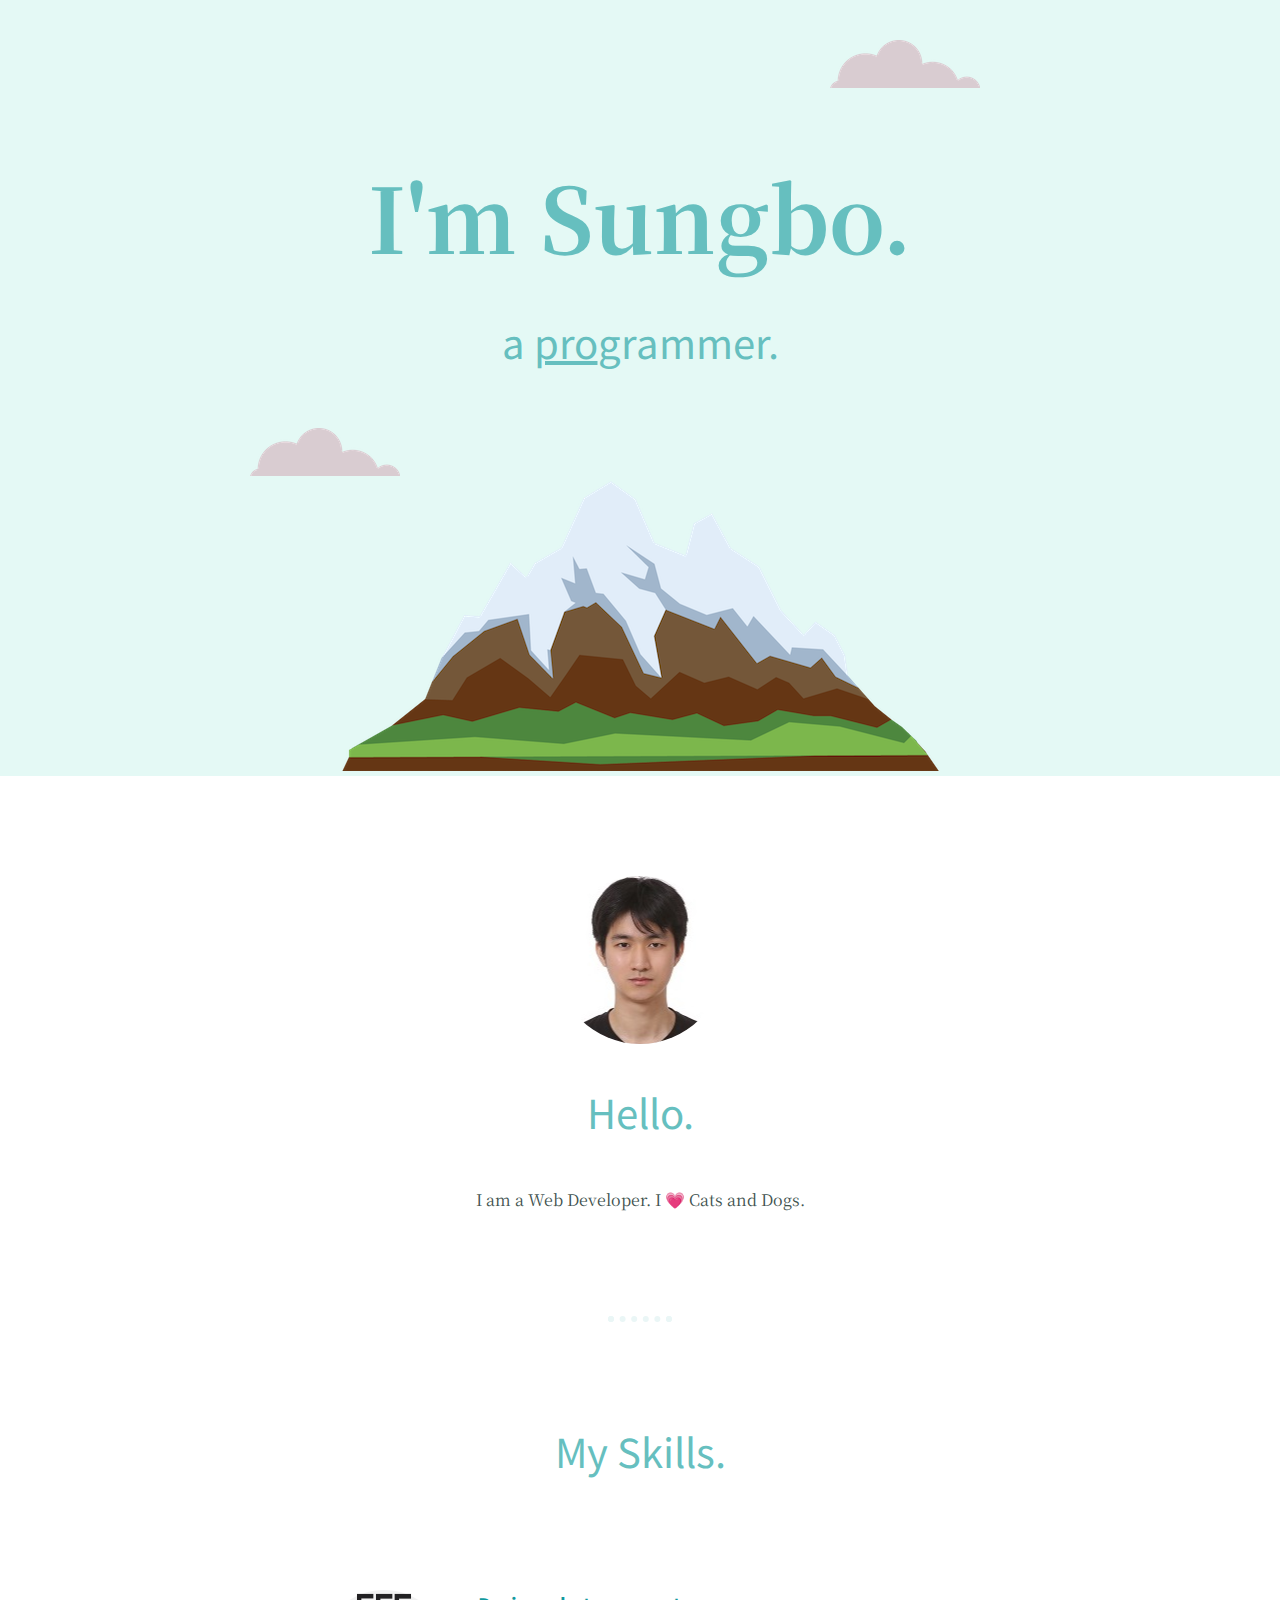
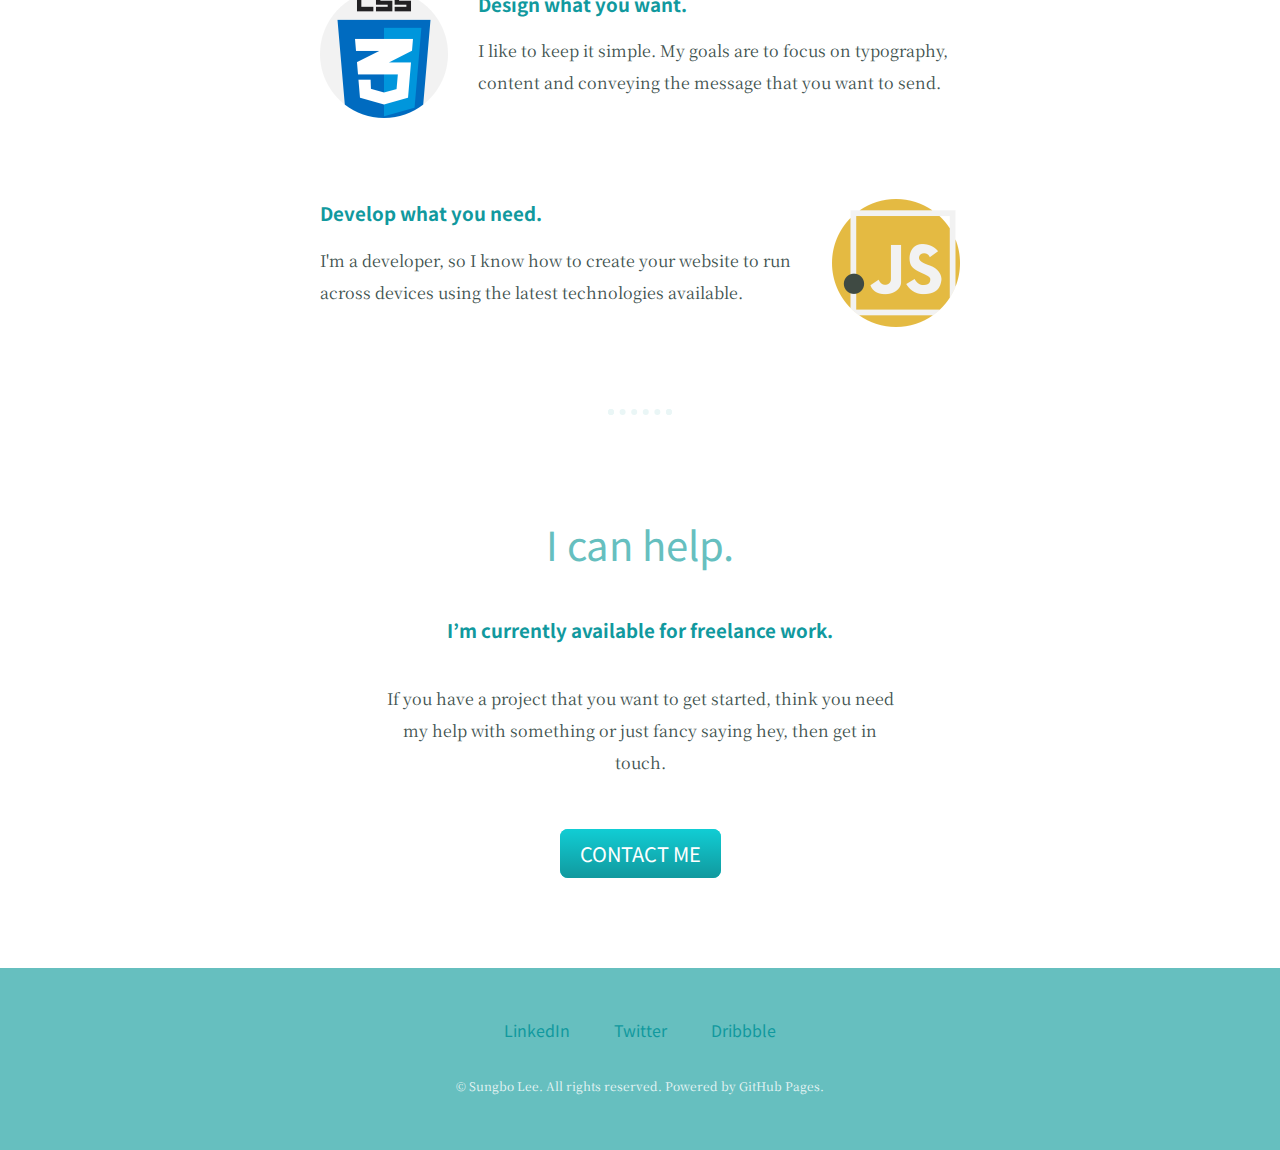
<file: index.html>
<!DOCTYPE html>
<html>

<head>
  <meta charset="utf-8">
  <title>Sungbo Lee</title>
  <link rel="stylesheet" href="css/styles.css">
  <link rel="icon" href="favicon.ico">
  <link href="https://fonts.googleapis.com/css2?family=Noto+Sans+KR&family=Noto+Serif+KR&display=swap" rel="stylesheet">
</head>

<body>
  <div class="top-container">
    <img class="top-cloud" src="images/cloud.png" alt="cloud-img">
    <div class="title-text">
      <h1>I'm Sungbo.</h1>
      <h2>a <span class="pro">pro</span>grammer.</h2>
    </div>
    <img class="bottom-cloud" src="images/cloud.png" alt="cloud-img">
    <img class="mountain" src="images/mountain.png" alt="mountain-img">
  </div>

  <div class="middle-container">
    <div class="profile">
      <img src="images/sungbo.png" alt="sungbo-profile-img">
      <h2>Hello.</h2>
      <p class="intro">I am a Web Developer. I 💗 Cats and Dogs.</p>
    </div>
    <hr>
    <div class="skills">
      <h2>My Skills.</h2>
      <div class="skill-row">
        <img class="css-img" src="images/css.png" alt="css-img">

        <h3>Design what you want.</h3>
        <p>I like to keep it simple. My goals are to focus on typography, content and conveying the message that you want to send.</p>

      </div>
      <div class="skill-row">
        <img class="logos-img" src="images/logos.png" alt="logos-img">

        <h3>Develop what you need.</h3>
        <p>I'm a developer, so I know how to create your website to run across devices using the latest technologies available.</p>

      </div>
    </div>
    <hr>
    <div class="contact-me">
      <h2>I can help.</h2>
      <h3>I’m currently available for freelance work.</h3>
      <p class="contact-message">If you have a project that you want to get started, think you need my help with something or just fancy saying hey, then get in touch.</p>
      <a class="btn" href="mailto:myemail@gmail.com/">CONTACT ME</a>
    </div>
  </div>


  <div class="bottom-container">
    <a class="footer-link" href="https://www.linkedin.com/">LinkedIn</a>
    <a class="footer-link" href="https://twitter.com/">Twitter</a>
    <a class="footer-link" href="https://dribbble.com/">Dribbble</a>
    <p class="copyright">© Sungbo Lee. All rights reserved. Powered by GitHub Pages.</p>
  </div>
</body>

</html>
</file>
<file: css/styles.css>
body {
  color: #40514E;
  margin: 0;
  text-align: center;
  font-family: 'Noto Serif KR', serif;
}

h1 {
  color: #66BFBF;
  font-size: 5.625rem;
  margin: 50px auto 0 auto;
  font-family: 'Noto Serif KR', serif;
}

h2 {
  color: #66BFBF;
  font-family: 'Noto Sans KR', sans-serif;
  font-size: 2.5rem;
  font-weight: normal;
  padding-bottom: 10px;
}

h3 {
  color: #11999E;
  font-family: 'Noto Sans KR', sans-serif;
}

p {
  line-height: 2;
}

hr {
  border: dotted #EAF6F6 6px;
  border-bottom: none;
  width: 4%;
  margin: 100px auto;
}

a{
  color: #11999E;
  font-family: 'Noto Sans KR', sans-serif;
  margin: 10px 20px;
  text-decoration: none;
}

a:hover {
  color: #EAF6F6;
}

.top-container {
  background-color: #E4F9F5;
  position: relative;
  padding-top: 100px;
}

.middle-container {
  margin: 100px 0;
}

.bottom-container {
  background-color: #66BFBF;
  padding: 50px 0 20px;
}

.skill-row {
  width: 50%;
  margin: 100px auto 100px auto;
  text-align: left;
}

.pro {
  text-decoration: underline;
}

.intro {
  width: 30%;
  margin: auto;
}

.contact-message {
  width: 40%;
  margin: 40px auto 60px;
}

.copyright {
  color: #EAF6F6;
  font-size: 0.75rem;
  padding: 20px 0;
}

.top-cloud {
  position: absolute;
  right: 300px;
  top: 40px;
}

.bottom-cloud {
  position: absolute;
  left: 250px;
  bottom: 300px;
}

.css-img {
  width: 20%;
  float: left;
  margin-right: 30px;
}

.logos-img {
  width: 20%;
  float: right;
  margin-left: 30px;
}

.btn {
  background: #11cdd4;
  background-image: -webkit-linear-gradient(top, #11cdd4, #11999e);
  background-image: -moz-linear-gradient(top, #11cdd4, #11999e);
  background-image: -ms-linear-gradient(top, #11cdd4, #11999e);
  background-image: -o-linear-gradient(top, #11cdd4, #11999e);
  background-image: linear-gradient(to bottom, #11cdd4, #11999e);
  -webkit-border-radius: 8;
  -moz-border-radius: 8;
  border-radius: 8px;
  font-family: 'Noto Sans KR', sans-serif;
  color: #ffffff;
  font-size: 20px;
  padding: 10px 20px 10px 20px;
  text-decoration: none;
}

.btn:hover {
  background: #30e3cb;
  background-image: -webkit-linear-gradient(top, #30e3cb, #2bc4ad);
  background-image: -moz-linear-gradient(top, #30e3cb, #2bc4ad);
  background-image: -ms-linear-gradient(top, #30e3cb, #2bc4ad);
  background-image: -o-linear-gradient(top, #30e3cb, #2bc4ad);
  background-image: linear-gradient(to bottom, #30e3cb, #2bc4ad);
  text-decoration: none;
}
</file>
